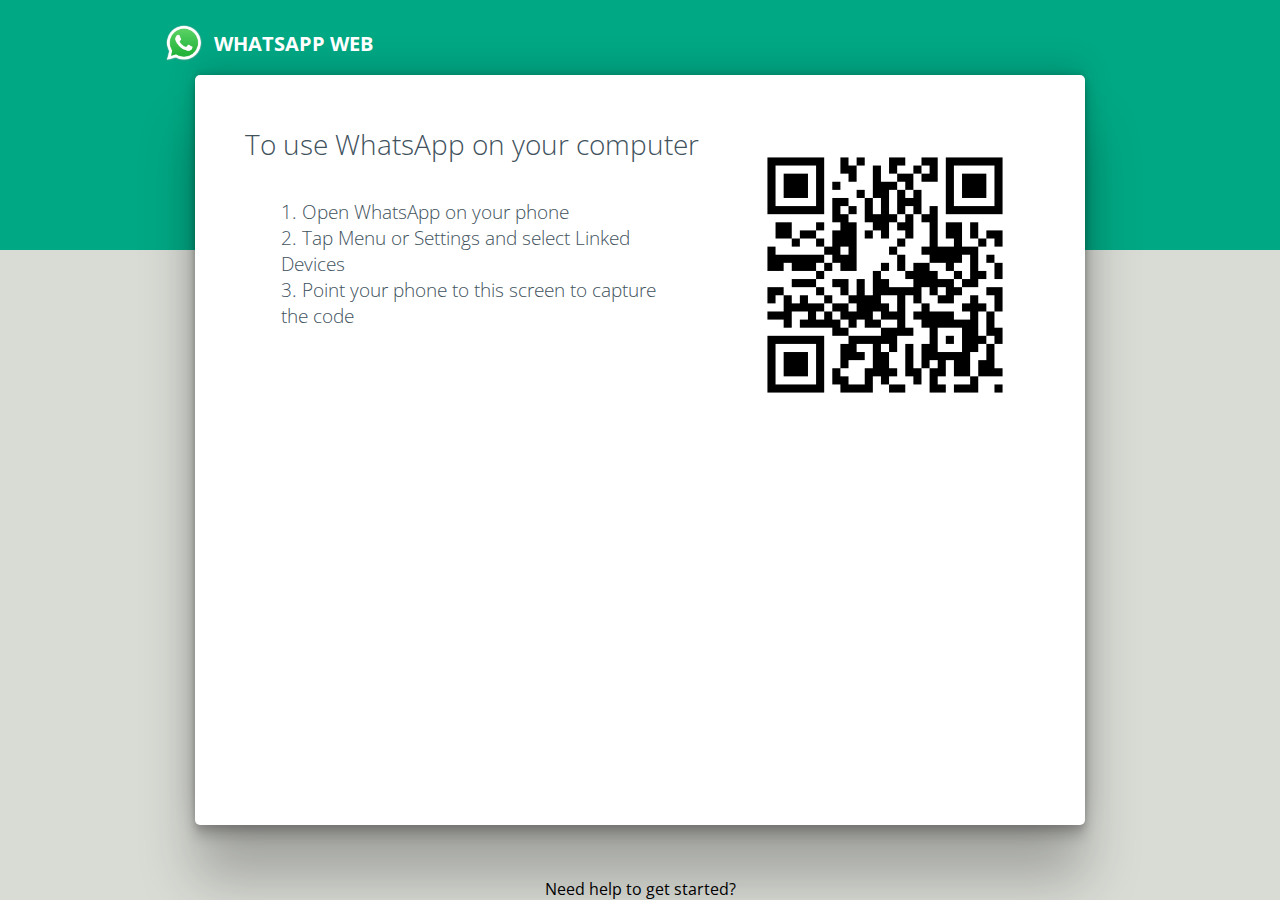
<file: WhatsApp/index.html>
<html lang="en">
<head>
    <meta charset="UTF-8">
    <meta http-equiv="X-UA-Compatible" content="IE=edge">
    <meta name="viewport" content="width=, initial-scale=1.0">
    <title>WhatsApp Web</title>
    <link rel="stylesheet" href="style.css">
</head>
<body>
    <div class="banner">
        <img src="images/WhatsApp.svg.webp" alt=""><br>
            <h1>WHATSAPP WEB</h1>
           
    </div>
    </div>
    <div class="container">
        <div class="top"> To use WhatsApp on your computer 
            <div class="list">
                <li>1. Open WhatsApp on your phone </li>
                   <li>2. Tap Menu or Settings and select Linked Devices</li>
                   <li>3. Point your phone to this screen to capture the code </li>
                </div>
   
        </div>
 
               <div class="image"> <a href="WhatsApp.html" >  <img src="images/QR_code_for_mobile_English_Wikipedia.svg.png" width = "300" height = "300"> </a></div>
                </div>     
                <div class="help">Need help to get started?</div>   
    </div>
    
</body>
</html>
</file>
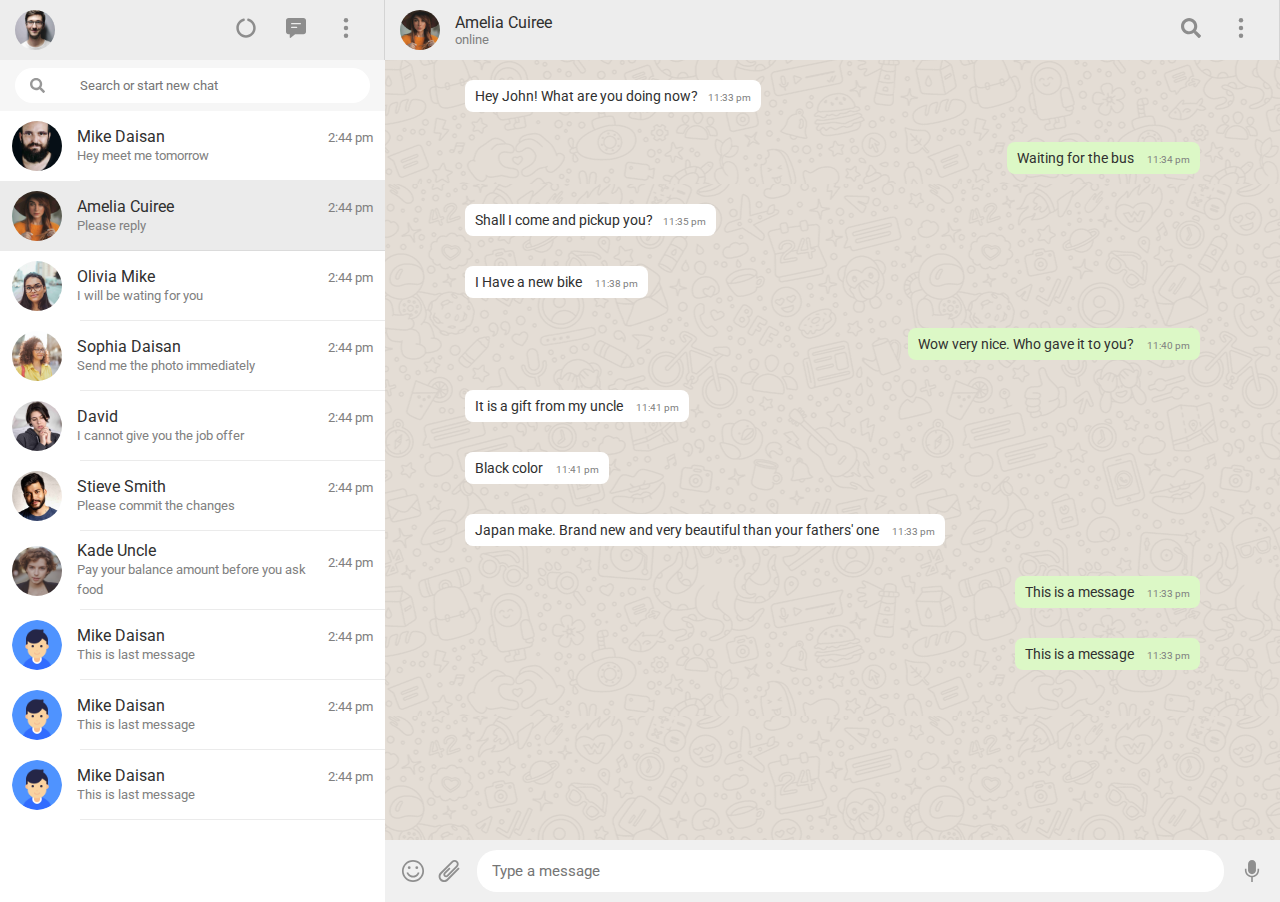
<file: WhatsApp/images/index.html>
<!DOCTYPE html>
<html lang="en">

<head>
    <meta charset="UTF-8">
    <meta http-equiv="X-UA-Compatible" content="IE=edge">
    <meta name="viewport" content="width=device-width, initial-scale=1.0">
    <link rel="preconnect" href="https://fonts.googleapis.com">
    <link rel="preconnect" href="https://fonts.gstatic.com" crossorigin>
    <link href="https://fonts.googleapis.com/css2?family=Roboto:wght@400;700;900&display=swap" rel="stylesheet">
    <link rel="stylesheet" href="styles.css">

    <link rel="shortcut icon" type="image/jpg" href="whatsapp.png" />
    <title>WhatsApp</title>
</head>

<body>
    <div class="sidebar">
        <div class="header">
            <div class="avatar">
                <img src="avatar1.jpg" alt="">
            </div>
            <div class="chat-header-right">
                <img src="circle-notch-solid.svg" alt="">
                <img src="chat.svg" alt="">
                <img src="more.svg" alt="">
            </div>
        </div>
        <div class="sidebar-search">
            <div class="sidebar-search-container">
                <img src="search-solid.svg" alt="">
                <input type="text" placeholder="Search or start new chat">
            </div>
        </div>
        <div class="sidebar-chats">
            <div class="sidebar-chat">
                <div class="chat-avatar">
                    <img src="avatar3.jpg" alt="">
                </div>
                <div class="chat-info">
                    <h4>Mike Daisan</h4>
                    <p>Hey meet me tomorrow</p>
                </div>
                <div class="time">
                    <p>2:44 pm</p>
                </div>
            </div>
            <div class="sidebar-chat">
                <div class="chat-avatar">
                    <img src="avatar2.jpg" alt="">
                </div>
                <div class="chat-info">
                    <h4>Amelia Cuiree</h4>
                    <p>Please reply</p>
                </div>
                <div class="time">
                    <p>2:44 pm</p>
                </div>
            </div>
            <div class="sidebar-chat">
                <div class="chat-avatar">
                    <img src="avatar4.jpg" alt="">
                </div>
                <div class="chat-info">
                    <h4>Olivia Mike </h4>
                    <p>I will be wating for you</p>
                </div>
                <div class="time">
                    <p>2:44 pm</p>
                </div>
            </div>
            <div class="sidebar-chat">
                <div class="chat-avatar">
                    <img src="avatar5.jpg" alt="">
                </div>
                <div class="chat-info">
                    <h4>Sophia Daisan</h4>
                    <p>Send me the photo immediately</p>
                </div>
                <div class="time">
                    <p>2:44 pm</p>
                </div>
            </div>
            <div class="sidebar-chat">
                <div class="chat-avatar">
                    <img src="avatar6.jpg" alt="">
                </div>
                <div class="chat-info">
                    <h4>David</h4>
                    <p>I cannot give you the job offer</p>
                </div>
                <div class="time">
                    <p>2:44 pm</p>
                </div>
            </div>
            <div class="sidebar-chat">
                <div class="chat-avatar">
                    <img src="avatar7.jpg" alt="">
                </div>
                <div class="chat-info">
                    <h4>Stieve Smith</h4>
                    <p>Please commit the changes</p>
                </div>
                <div class="time">
                    <p>2:44 pm</p>
                </div>
            </div>
            <div class="sidebar-chat">
                <div class="chat-avatar">
                    <img src="avatar8.jpg" alt="">
                </div>
                <div class="chat-info">
                    <h4>Kade Uncle</h4>
                    <p>Pay your balance amount before you ask food</p>
                </div>
                <div class="time">
                    <p>2:44 pm</p>
                </div>
            </div>
            <div class="sidebar-chat">
                <div class="chat-avatar">
                    <img src="avatar.png" alt="">
                </div>
                <div class="chat-info">
                    <h4>Mike Daisan</h4>
                    <p>This is last message</p>
                </div>
                <div class="time">
                    <p>2:44 pm</p>
                </div>
            </div>
            <div class="sidebar-chat">
                <div class="chat-avatar">
                    <img src="avatar.png" alt="">
                </div>
                <div class="chat-info">
                    <h4>Mike Daisan</h4>
                    <p>This is last message</p>
                </div>
                <div class="time">
                    <p>2:44 pm</p>
                </div>
            </div>
            <div class="sidebar-chat">
                <div class="chat-avatar">
                    <img src="avatar.png" alt="">
                </div>
                <div class="chat-info">
                    <h4>Mike Daisan</h4>
                    <p>This is last message</p>
                </div>
                <div class="time">
                    <p>2:44 pm</p>
                </div>
            </div>
        </div>
    </div>
    <div class="message-container">
        <div class="header">
            <div class="chat-title">
                <div class="avatar">
                    <img src="avatar2.jpg" alt="">
                </div>
                <div class="message-header-content">
                    <h4>Amelia Cuiree</h4>
                    <p>online</p>
                </div>
            </div>
            <div class="chat-header-right">
               <img src="search-solid.svg" alt="">
                <img src="more.svg" alt="">
            </div>
        </div>
        <div class="message-content">
            <p class="chat-message">Hey John! What are you doing now?<span class='chat-timestamp'>11:33 pm</span></p>
            <p class="chat-message chat-sent">Waiting for the bus <span class='chat-timestamp'>11:34 pm</span></p>
            <p class="chat-message">Shall I come and pickup you?<span class='chat-timestamp'>11:35 pm</span></p>
            <p class="chat-message">I Have a new bike <span class='chat-timestamp'>11:38 pm</span></p>
            <p class="chat-message chat-sent">Wow very nice. Who gave it to you? <span class='chat-timestamp'>11:40 pm</span></p>
            <p class="chat-message">It is a gift from my uncle <span class='chat-timestamp'>11:41 pm</span></p>
            <p class="chat-message">Black color <span class='chat-timestamp'>11:41 pm</span></p>
            <p class="chat-message">Japan make. Brand new and very beautiful than your fathers' one <span class='chat-timestamp'>11:33 pm</span></p>
            <p class="chat-message chat-sent">This is a message <span class='chat-timestamp'>11:33 pm</span></p>
            <p class="chat-message chat-sent">This is a message <span class='chat-timestamp'>11:33 pm</span></p>

        </div>
        <div class="message-footer">
            <img src="smile.svg" alt=" ">
            <img src="paper-clip.svg" alt="">
            <input type="text" placeholder="Type a message">
            <img src="microphone.svg" alt="">
        </div>
    </div>
</body>

</html>
</file>
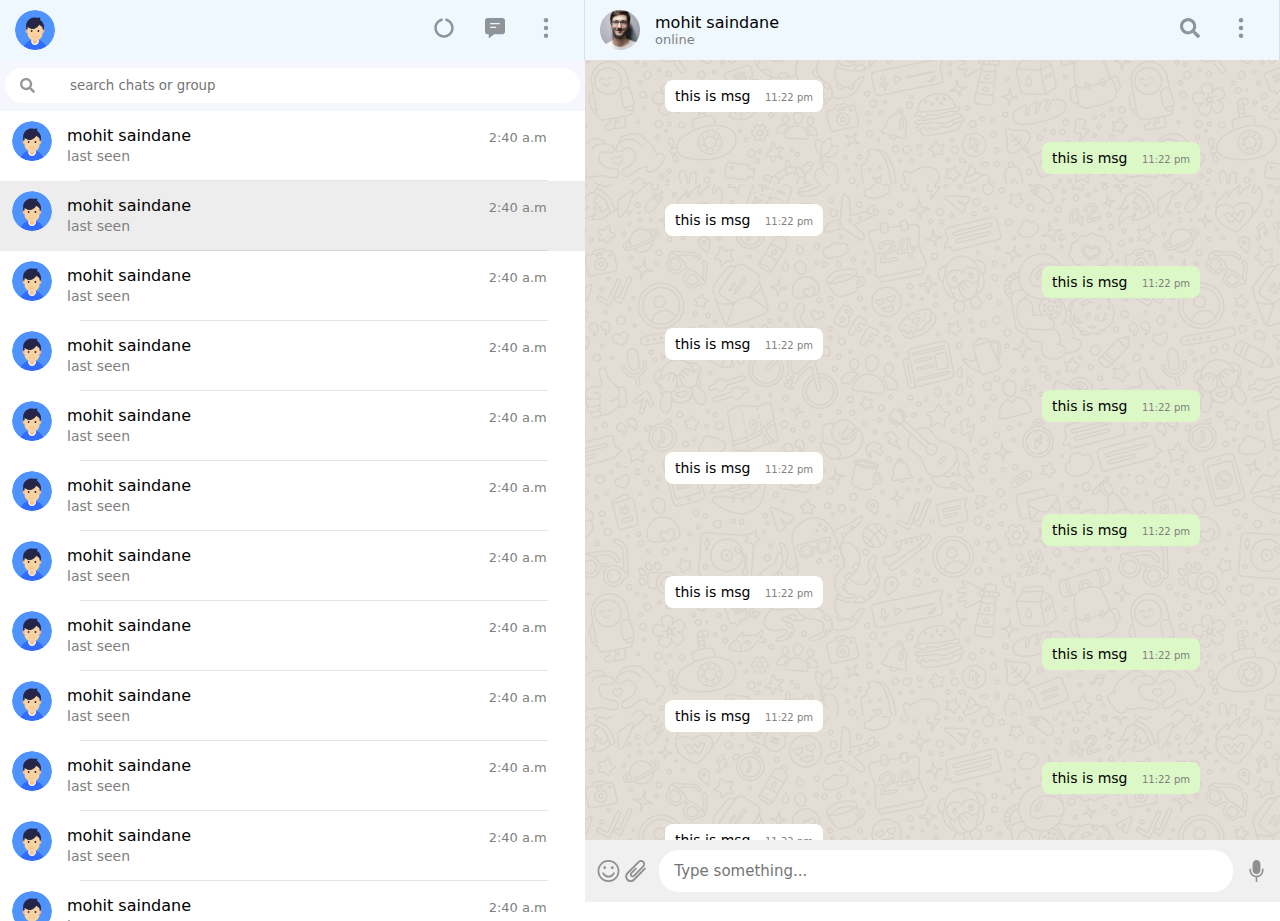
<file: WhatsApp/WhatsApp.html>
<html lang="en">
<head>
    <meta charset="UTF-8">
    <meta http-equiv="X-UA-Compatible" content="IE=edge">
    <meta name="viewport" content="width=device-width, initial-scale=1.0">
    <title>WhatsApp</title>
    <link rel="shortcut icon" type="image/jpg" href="">
    <link rel="stylesheet" href="WhatsApp.css">
</head>
<body>
    <div class="sidebar">
        <div class="header">
            <div class="avatar">
                <img src="images/avatar.png">
            </div>
            <div class="chat-header-right">
                <img src="images/circle-notch-solid.svg" alt="">
                <img src="images/chat.svg" alt="">
                <img src="images/more.svg" alt="">
            </div>
        </div>
        <div class="sidebar-search">
            <div class="sidebar-search-container">
                 <img src="images/search-solid.svg" alt="">
                 <input type="text" placeholder="search chats or group">
            </div>
        </div>
        <div class="sidebar-chats">
            <div class="sidebar-chat">
                <div class="chat-avatar">
                    <img src="images/avatar.png" alt="">
                </div>
                <div class="chat-info">
                    <h4>mohit saindane</h4>
                    <p>last seen</p> 
                </div>
                <div class="time">
                    <p>2:40 a.m </p>
                </div>
            </div>
            <div class="sidebar-chat">
                <div class="chat-avatar">
                    <img src="images/avatar.png" alt="">
                </div>
                <div class="chat-info">
                    <h4>mohit saindane</h4>
                    <p>last seen</p> 
                </div>
                <div class="time">
                    <p>2:40 a.m </p>
                </div>
            </div>
            <div class="sidebar-chat">
                <div class="chat-avatar">
                    <img src="images/avatar.png" alt="">
                </div>
                <div class="chat-info">
                    <h4>mohit saindane</h4>
                    <p>last seen</p> 
                </div>
                <div class="time">
                    <p>2:40 a.m </p>
                </div>
            </div>
            <div class="sidebar-chat">
                <div class="chat-avatar">
                    <img src="images/avatar.png" alt="">
                </div>
                <div class="chat-info">
                    <h4>mohit saindane</h4>
                    <p>last seen</p> 
                </div>
                <div class="time">
                    <p>2:40 a.m </p>
                </div>
            </div>
            <div class="sidebar-chat">
                <div class="chat-avatar">
                    <img src="images/avatar.png" alt="">
                </div>
                <div class="chat-info">
                    <h4>mohit saindane</h4>
                    <p>last seen</p> 
                </div>
                <div class="time">
                    <p>2:40 a.m </p>
                </div>
            </div>
            <div class="sidebar-chat">
                <div class="chat-avatar">
                    <img src="images/avatar.png" alt="">
                </div>
                <div class="chat-info">
                    <h4>mohit saindane</h4>
                    <p>last seen</p> 
                </div>
                <div class="time">
                    <p>2:40 a.m </p>
                </div>
            </div>
            <div class="sidebar-chat">
                <div class="chat-avatar">
                    <img src="images/avatar.png" alt="">
                </div>
                <div class="chat-info">
                    <h4>mohit saindane</h4>
                    <p>last seen</p> 
                </div>
                <div class="time">
                    <p>2:40 a.m </p>
                </div>
            </div>
            <div class="sidebar-chat">
                <div class="chat-avatar">
                    <img src="images/avatar.png" alt="">
                </div>
                <div class="chat-info">
                    <h4>mohit saindane</h4>
                    <p>last seen</p> 
                </div>
                <div class="time">
                    <p>2:40 a.m </p>
                </div>
            </div>
            <div class="sidebar-chat">
                <div class="chat-avatar">
                    <img src="images/avatar.png" alt="">
                </div>
                <div class="chat-info">
                    <h4>mohit saindane</h4>
                    <p>last seen</p> 
                </div>
                <div class="time">
                    <p>2:40 a.m </p>
                </div>
            </div>
            <div class="sidebar-chat">
                <div class="chat-avatar">
                    <img src="images/avatar.png" alt="">
                </div>
                <div class="chat-info">
                    <h4>mohit saindane</h4>
                    <p>last seen</p> 
                </div>
                <div class="time">
                    <p>2:40 a.m </p>
                </div>
            </div>
            <div class="sidebar-chat">
                <div class="chat-avatar">
                    <img src="images/avatar.png" alt="">
                </div>
                <div class="chat-info">
                    <h4>mohit saindane</h4>
                    <p>last seen</p> 
                </div>
                <div class="time">
                    <p>2:40 a.m </p>
                </div>
            </div>
            <div class="sidebar-chat">
                <div class="chat-avatar">
                    <img src="images/avatar.png" alt="">
                </div>
                <div class="chat-info">
                    <h4>mohit saindane</h4>
                    <p>last seen</p> 
                </div>
                <div class="time">
                    <p>2:40 a.m </p>
                </div>
            </div>
        </div>
    </div>
    <div class="message_container">
        <div class="header">
            <div class="chat_title">
                <div class="avatar">
                    <img src="images/avatar1.jpg" alt="">
                </div>
                <div class="message-header-content">
                    <h4>mohit saindane</h4>
                    <p>online</p>
                </div>
            </div>    
            <div class="chat-header-right">
                    <img src="images/search-solid.svg" alt="">
                    <img src="images/more.svg" alt="">
            </div>
        </div>
        <div class="message-content">
            <p class="chat-message">this is  msg <span class="chat-timestamp">11:22 pm</span></p>
            <p class="chat-message chat-send">this is  msg <span class="chat-timestamp">11:22 pm</span></p>

            <p class="chat-message ">this is  msg <span class="chat-timestamp">11:22 pm</span></p>

            <p class="chat-message chat-send">this is  msg <span class="chat-timestamp">11:22 pm</span></p>

            <p class="chat-message">this is  msg <span class="chat-timestamp">11:22 pm</span></p>

            <p class="chat-message chat-send">this is  msg <span class="chat-timestamp">11:22 pm</span></p>

            <p class="chat-message">this is  msg <span class="chat-timestamp">11:22 pm</span></p>

            <p class="chat-message chat-send">this is  msg <span class="chat-timestamp">11:22 pm</span></p>
            <p class="chat-message">this is  msg <span class="chat-timestamp">11:22 pm</span></p>
            <p class="chat-message chat-send">this is  msg <span class="chat-timestamp">11:22 pm</span></p>

            <p class="chat-message ">this is  msg <span class="chat-timestamp">11:22 pm</span></p>

            <p class="chat-message chat-send">this is  msg <span class="chat-timestamp">11:22 pm</span></p>

            <p class="chat-message">this is  msg <span class="chat-timestamp">11:22 pm</span></p>

            <p class="chat-message chat-send">this is  msg <span class="chat-timestamp">11:22 pm</span></p>

            <p class="chat-message">this is  msg <span class="chat-timestamp">11:22 pm</span></p>

            <p class="chat-message chat-send">this is  msg <span class="chat-timestamp">11:22 pm</span></p>
        </div>
        <div class="message-footer">
            <img src="images/smile.svg" alt="">
            <img src="images/paper-clip.svg" alt="">
            <input type="text" placeholder="Type something...">
            <img src="images/microphone.svg" alt="">
        </div>
    </div>
</body>
</html>
</file>
<file: WhatsApp/style.css>
@import url('https://fonts.googleapis.com/css2?family=Open+Sans:wght@300;400;500;600;700&display=swap');
*
{
 margin:0;
  padding:0;
  box-sizing:border-box;
  font-family:'Open Sans',sans-serif;
}
body{
    display: flex;
    padding: 75;
    justify-content: center;
  /* align-items:center ; */
    height: 100vh;
    background: linear-gradient(#00A884 0%,#00A884 250px,#d9dbd5 100px,#d9dbd5 50%);
}

.container {
  justify-content: space-between;
  display: flex;
  font-family: ystem-ui, -apple-system, BlinkMacSystemFont, 'Segoe UI', Roboto, Oxygen, Ubuntu, Cantarell, 'Open Sans', 'Helvetica Neue', sans-serif; ;
  padding: 50;
  /* padding-top: 39; */
  position:centre;
  /* height: 390px ; */
  width: 890px;
  align-items: flex-start;
  list-style: none;
  background: #fff; 
  border-radius:5px;
  box-shadow:  rgba(0, 0, 0, 0.25) 0px 54px 55px, rgba(0, 0, 0, 0.12) 0px -12px 30px, rgba(0, 0, 0, 0.12) 0px 4px 6px, rgba(0, 0, 0, 0.17) 0px 12px 13px, rgba(0, 0, 0, 0.09) 0px -3px 5px;;
}

.banner{
  align-items: center;
  margin: 10px;
  display: flex;
  width: 100%;
  padding-left: 12% ;
  height:66px;
  position:absolute;
  top:0px;
  font-family: 'Segoe UI', Tahoma, Geneva, Verdana, sans-serif;
  color: #ffff;
  font-size: 10px;
  font-weight: 200%;
  /* padding: 12px; */
}

.banner img{
  width: 40px;
  height: 40px;
  margin: 10px;
  /* flex: 1; */
}


.top{
    font-size: 28px;
    font-weight: 300;
    line-height: normal;
    color: #41525d;
}

.list{
  justify-content:space-between ;
  font-size: 19;
  height: 55px;
  padding: 8%;
}                                 

.help{
  /* left: 0; */
  bottom: 0;
  align-items: baseline;
  position: absolute;
}
</file>
<file: WhatsApp/images/styles.css>
* {
    margin: 0;
    padding: 0;
    box-sizing: border-box;
    font-family: 'Roboto', sans-serif;
    color: #303030;
}

::-webkit-scrollbar {
    width: 6px;
}

 ::-webkit-scrollbar-track {
    background: none;
}


/* Handle */

 ::-webkit-scrollbar-thumb {
    background: #B9B3AE;
}


/* Handle on hover */

 ::-webkit-scrollbar-thumb:hover {
    background: #555;
}

h4 {
    font-weight: 400;
}

body {
    display: flex;
    overflow: hidden;
}

.sidebar {
    flex: 5.17;
}

.message-container {
    flex: 12;
}

.chat-title {
    display: flex;
    align-items: center;
}

.avatar {
    position: relative;
    width: 40px;
    height: 40px;
    border-radius: 50%;
    overflow: hidden;
}

.avatar img,
.chat-avatar img {
    position: absolute;
    top: 0;
    left: 0;
    width: 100%;
    height: 100%;
    object-fit: cover;
}

.chat-header-right img {
    width: 20px;
    height: 20px;
    margin: 5px 13px;
    opacity: 0.4;
}

.header {
    background-color: #EDEDED;
    display: flex;
    justify-content: space-between;
    align-items: center;
    padding: 10px 15px;
    border-right: 1px solid rgba(0, 0, 0, 0.1);
}

.message-header-content {
    margin-left: 15px;
}

.message-header-content p {
    font-size: 13px;
    color: grey;
}

.sidebar-search-container img {
    width: 15px;
    height: 15px;
    margin: 0 15px;
    opacity: 0.4;
}

.sidebar-search {
    display: flex;
    align-items: center;
    background-color: #f6f6f6;
    padding: 8px 15px;
}

.sidebar-search-container {
    display: flex;
    align-items: center;
    background-color: white;
    width: 100%;
    height: 35px;
    border-radius: 20px;
}

.sidebar-search-container input {
    border: navajowhite;
    outline: none;
    margin-left: 20px;
}

.chat-avatar {
    position: relative;
    flex: 1;
    height: 50px;
    min-width: 50px;
    border-radius: 50%;
    overflow: hidden;
}

.sidebar-chats {
    height: calc(100vh - 115px);
    overflow-y: scroll;
}

.sidebar-chat {
    position: relative;
    display: flex;
    align-items: center;
    justify-content: flex-start;
    padding: 10px 12px;
    width: 100%;
}

.sidebar-chat:hover {
    background-color: #F5F5F5;
}

.sidebar-chat:nth-child(2) {
    background-color: #EBEBEB;
}

.sidebar-chat::before {
    content: "";
    position: absolute;
    width: 80%;
    bottom: 0;
    left: 80px;
    border-bottom: 1px solid #999;
    opacity: 0.2;
}

.chat-info {
    flex: 10;
    margin-left: 15px;
}

.chat-info p {
    font-size: 13px;
    line-height: 20px;
    color: gray;
}

.time p {
    flex: 1;
    font-size: 13px;
    white-space: nowrap;
    margin-top: -16px;
    color: gray;
}


/* message content */

.message-content {
    height: calc(100vh - 120px);
    background-image: url(background.png);
    background-position: center;
}

.message-content {
    flex: 1;
    padding: 20px 80px;
    overflow-y: scroll;
}

.chat-message {
    font-size: 14px;
    padding: 8px 10px;
    width: fit-content;
    border-radius: 8px;
    background-color: white;
    margin-bottom: 30px;
}

.chat-sent {
    margin-left: auto;
    background-color: #dcf8c6;
}

.chat-timestamp {
    margin-left: 10px;
    font-size: 10px;
    color: gray;
}


/* chat footer */

.message-footer {
    background-color: #F0F0F0;
    display: flex;
    align-items: center;
    padding: 5px 10px;
}

.message-footer img {
    width: 22px;
    height: 22px;
    flex: 1;
    opacity: 0.4;
}

.message-footer input {
    flex: 20;
    margin: 5px 10px;
    padding: 12px 15px;
    outline: none;
    border: none;
    border-radius: 20px;
    font-size: 15px;
}
</file>
<file: WhatsApp/WhatsApp.css>
*{
        margin: 0;
        padding: 0;
        box-sizing: border-box;
        font-family: system-ui, -apple-system, BlinkMacSystemFont, 'Segoe UI', Roboto, Oxygen, Ubuntu, Cantarell, 'Open Sans', 'Helvetica Neue', sans-serif;
    }
    ::-webkit-scrollbar{
        width: 6px;
    }

    ::-webkit-scrollbar-track{
      background: none ;
    }

    ::-webkit-scrollbar-thumb{
        background-color: #b9b3ae;
    }
    
    ::-webkit-scrollbar-thumb:hover{
        background-color: #888;
    }

    .avatar{
        position: relative;
        width: 40px;
        height: 40px;
        border-radius: 50%;
        overflow: hidden;
    }

    .avatar img{
        position: absoulute;                                                          
        top: 0;
        left: 0;
        height: 100%;
        width: 100%;
        object-fit: cover;
    }

    .chat-header-right img{
        width: 20px;
        height: 20px;
        margin: 5px  13px;
        opacity: 0.4;
    } 

    body{
        display: flex;
        overflow: hidden;
    }

    .sidebar{
        flex: 5.17;
    }

    .header{
        background-color: aliceblue;
        display: flex;
        justify-content: space-between;
        align-items: center;
        padding: 10px 15px;
        border-right: 1px solid rgba(0, 0, 0, 0.1);
    }

    .sidebar-search{
        display: flex;
        align-items: center;
        background-color: #f6f6ff;
        padding: 8px 5px;
    }

    .sidebar-search-container{
        display: flex;
        align-items: center;
        background-color: white;
        width: 100%;
        height: 35px;
        border-radius: 25px;
    }

    .sidebar-search-container img{
        width: 15px;
        height: 15px ;
        margin: 0 15px;
        opacity:0.4;
    } 

    .sidebar-search-container input{
        border: none;
        outline: none;
        margin-left: 20px;
    }


    .chat-avatar{
        position: relative;
        height: 50px;
        height:50px;
        border-radius: 25px;
        overflow: hidden;
        object-fit: cover;
    }

    .chat-avatar img{
        position: relative;
        width: 40px;
        height: 40px;
        border-radius: 50%;
        overflow: hidden;
    }

    .sidebar-chats{
        height: 90vh; 
        width: 65vh;
        /* height: calc(100vh-115px); */
        overflow-y: scroll;
        overflow-x: hidden;
        
    }

    .sidebar-chat:hover{
         background-color: #f6f6ff;
    }
    
    .sidebar-chat:nth-child(2){
        background-color: #ebebebeb;
    }

    .sidebar-chat{
        position: relative;
        display: flex;
        align-items: center;
        justify-content: flex-start;
        padding: 10px 12px;
        width: 100%;
    }

    .sidebar-chat::before{
        content: '';
        position: absolute;
        width: 80%;
        bottom: 0;
        left: 80px;
        border-bottom: 1px solid;
        opacity: 0.1;
    }

    .chat-info{
        margin-left: 15px;
        line-height: 20px;
        flex: 10;
    }

    .chat-info p{
        font-size: 14px;
        color: gray;
        display: flex;
    }

    .time{
        flex: 2;
    }

    .time p{
        white-space: nowrap;
        font-size: 13px;
        margin-top: -16px;
        color: gray;
    }

    /* message container */

    .message_container{
        flex: 12;
    }

    .chat_title{
        display: flex;
        align-items:  center ;
    } 

    .message-header-content{
        margin-left: 15px;
    }

    h4{
        font-weight: 400;
    }

    .message-header-content p{
        font-size: 13px;
        color: gray;
    }

    .message-content{
        background-image: url(images/background.png);
        background-position: center;
        height: calc(100vh - 120px);
        padding: 20px 80px;
        overflow-y : scroll;
    }

    .chat-message{
        font-size: 14px;
        padding: 8px 10px;
        width: fit-content;
        border-radius: 8px;
        background-color: white;
        margin-bottom: 30px;
    }

    .chat-send{
        margin-left: auto;
        background-color: #dcf8c6;

    }

    .chat-timestamp{
        margin-left: 10px; 
        font-size: 10px;
        color: gray;
    }

/* message footer */    

    .message-footer{
        align-items: center;
        background-color: #f0f0f0;
        display: flex;
        padding: 5px 10px;
        align-items: center;
    }

    .message-footer img{
        flex: 1;
       width: 22px;
       height: 22px;
       opacity: 0.4;
    
    }
    
    .message-footer input{
        flex: 20;
        margin: 5px 10px;
        padding: 12px 15px;
        outline: none;
        border: none;
        border-radius: 20px;
        font-size: 15px;
    }
</file>
